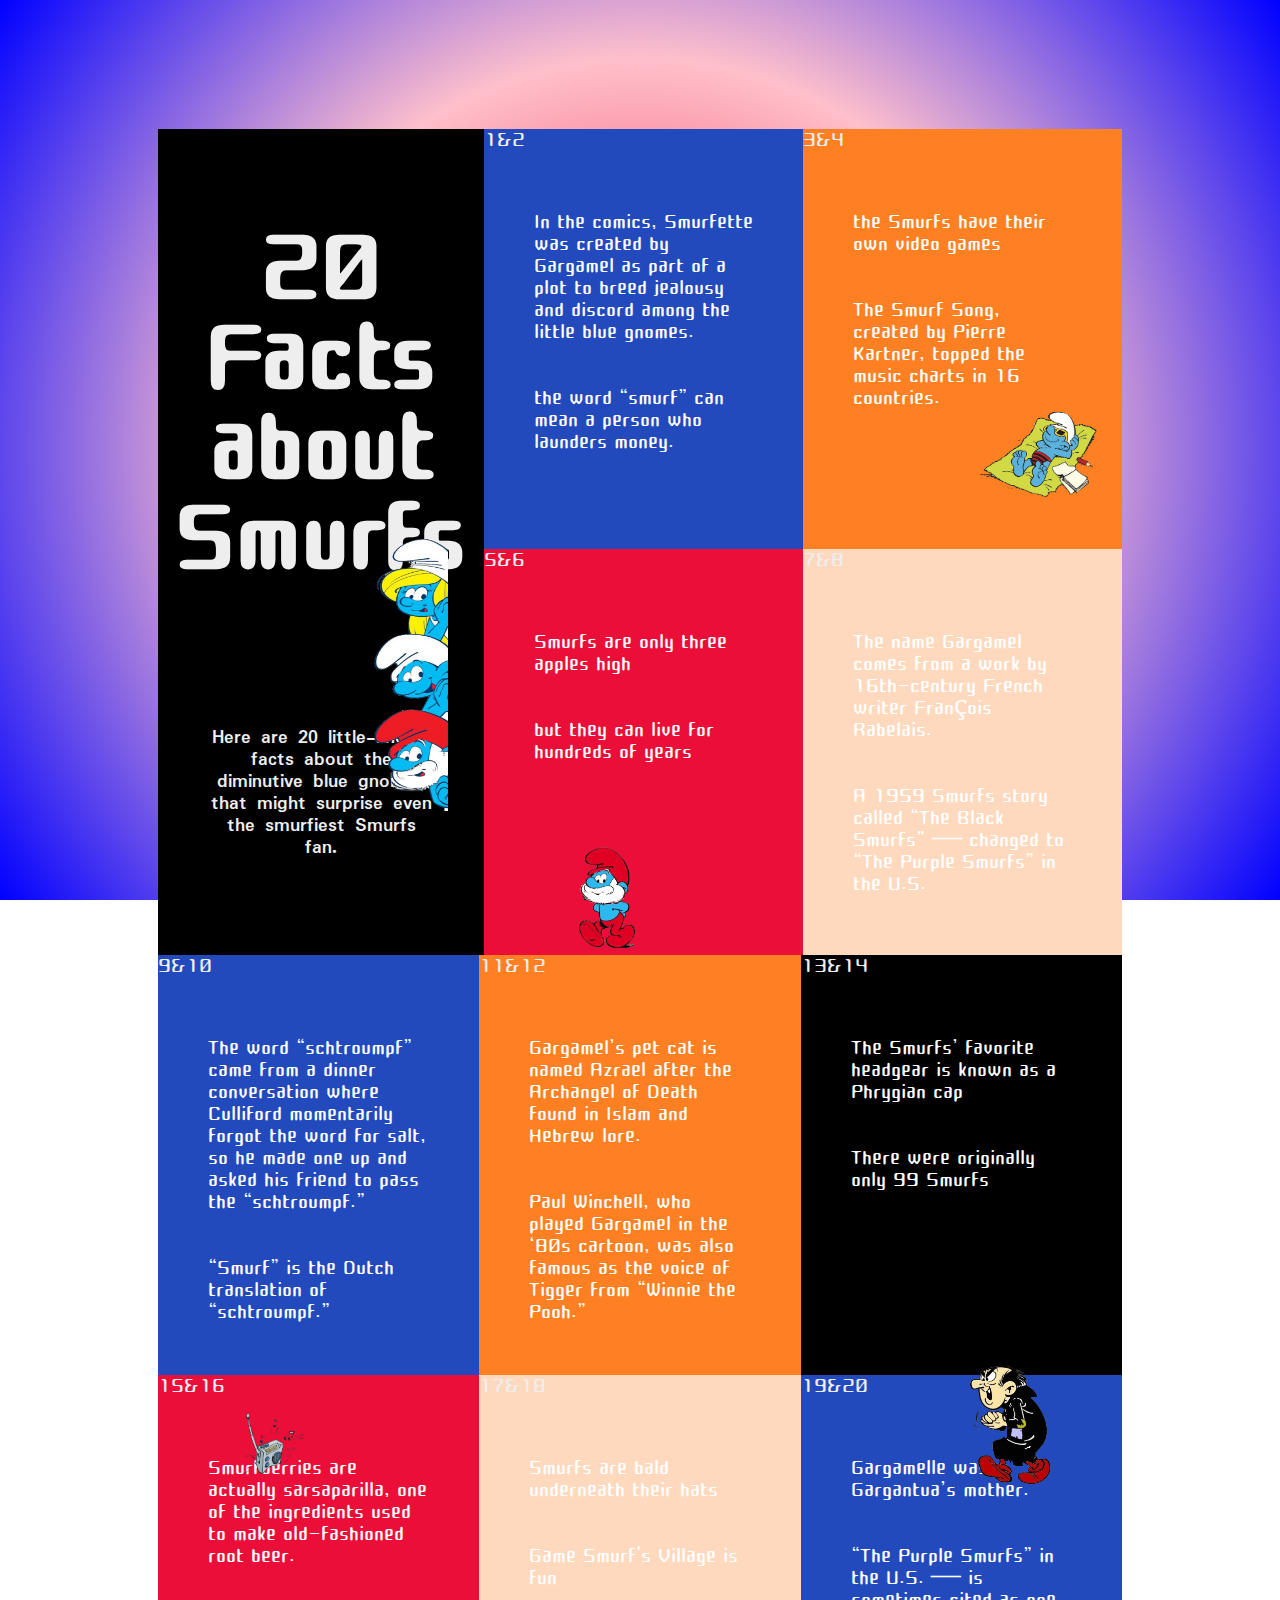
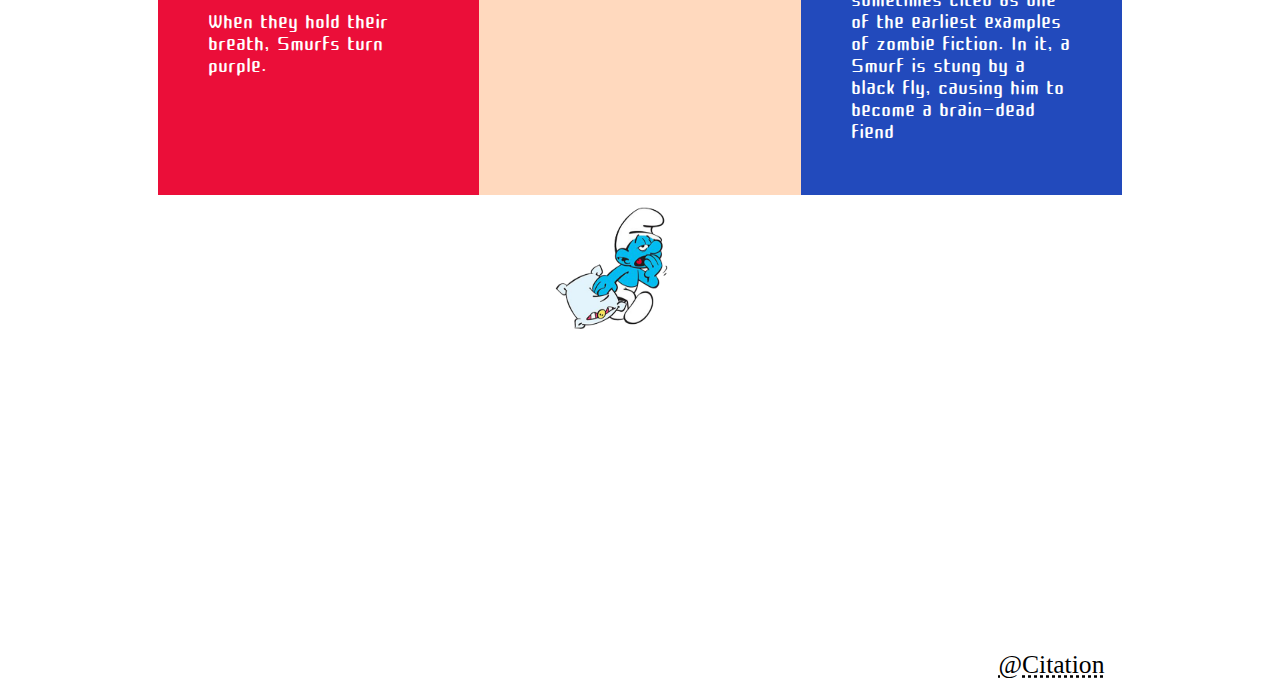
<file: index.html>
<!doctype html>
<html class="no-js" lang="">
<head>
    <meta charset="utf-8">
    <title>20 facts about Smurfs</title>
    <meta name="viewport" content="width=device-width, initial-scale=1">
    <link href="https://fonts.googleapis.com/css2?family=Cute+Font&display=swap" rel="stylesheet">
    <link href="https://fonts.googleapis.com/css2?family=Abril+Fatface&family=Oi&family=Padauk&display=swap" rel="stylesheet"> 
    <link rel="stylesheet" href="css/1.css">
</head>

<body>
    <div class="wrap row">
    <section id="navigation"><h1>20 Facts about Smurfs</h1><h2>Here are 20 little-known facts about the diminutive blue gnomes that might surprise even the smurfiest Smurfs fan.</h2><div class="img0"><img src="img/cover.png" height="280" width="160"></div></section>
    <main id="content">
        <div class="row">
         <div class="block1">
            1&2
            <p>
            In the comics, Smurfette was created by Gargamel as part of a plot to breed jealousy and discord among the little blue gnomes.

            <br/> <br/>
            <br/>
            the word “smurf” can mean a person who launders money.
            </div>

         <div class="block2">
            3&4
            <p>
            the Smurfs have their own video games

            <br/> <br/>
            <br/>
            The Smurf Song, created by Pierre Kartner, topped the music charts in 16 countries.</p>
            <div class="img1"><img src="img/10.png" height="190" width="130"></div>
            </div>

        </div>

        <div class="row">
            <div class="block3">5&6
            <p>
            Smurfs are only three apples high

            <br/> <br/>
            <br/>
            but they can live for hundreds of years
            <div class="img5"><img src="img/12.png" height="170" width="120"></div>
            </div>

        <div class="block4">7&8
            <p>
            The name Gargamel comes from a work by 16th-century French writer François Rabelais.

            <br/> <br/>
            <br/>
            A 1959 Smurfs story called “The Black Smurfs” — changed to “The Purple Smurfs” in the U.S.</p>
        </div>
        </div>
        </main>
      </div>
      
      <div class="wrap1 row">
      <main id="content1">
        <div class="row">
            <div class="block5">9&10
             <p>
            The word “schtroumpf” came from a dinner conversation where Culliford momentarily forgot the word for salt, so he made one up and asked his friend to pass the “schtroumpf.”

            <br/> <br/>
            <br/>
            “Smurf” is the Dutch translation of “schtroumpf.” </p>
        </div>
            <div class="block6">11&12
            <p>
            Gargamel’s pet cat is named Azrael after the Archangel of Death found in Islam and Hebrew lore.

            <br/> <br/>
            <br/>
            Paul Winchell, who played Gargamel in the ‘80s cartoon, was also famous as the voice of Tigger from “Winnie the Pooh.”</p>
            <div class="img3"><img src="img/15.png" height="190" width="130">
            </div>
             </div>

            <div class="block7">13&14
            <p>
            The Smurfs’ favorite headgear is known as a Phrygian cap

            <br/> <br/>
            <br/>
            There were originally only 99 Smurfs</p>
             <div class="img2"><img src="img/11.png" height="130" width="100"></div>
              </div>
        </div>
        <div class="row">
            <div class="block8">15&16
            <p>
            Smurfberries are actually sarsaparilla, one of the ingredients used to make old-fashioned root beer.

            <br/> <br/>
            <br/>
            When they hold their breath, Smurfs turn purple.</p>
            </div>

            <div class="block9">17&18
            <p>
            Smurfs are bald underneath their hats

            <br/> <br/>
            <br/>
            Game Smurf's Village is fun</p>
            <div class="img4"><img src="img/14.png" height="190" width="130"></div>
            </div>

            <div class="block10">19&20
            <p>
            Gargamelle was Gargantua’s mother.
            <br/> <br/>
            <br/>
            “The Purple Smurfs” in the U.S. — is sometimes cited as one of the earliest examples of zombie fiction. In it, a Smurf is stung by a black fly, causing him to become a brain-dead fiend</p>
            </div>
        </div>
        </main>
    </div> 
</body>

<footer>
    <a href="1.html" >@Citation</a>
    <style>
        a{
  font-family: 'cute', serif;
  font-size:1.6rem;
  text-decoration:dotted underline;
  position:absolute;
  left:78%;
  top:250%;
  color:#000;
   -webkit-transition: color 0.2s; 
        transition: color 0.2s; }

        a:hover {
   color: #eb0e39;
   background-color:lightgrey;}
</style>
</footer>
</html>
</file>
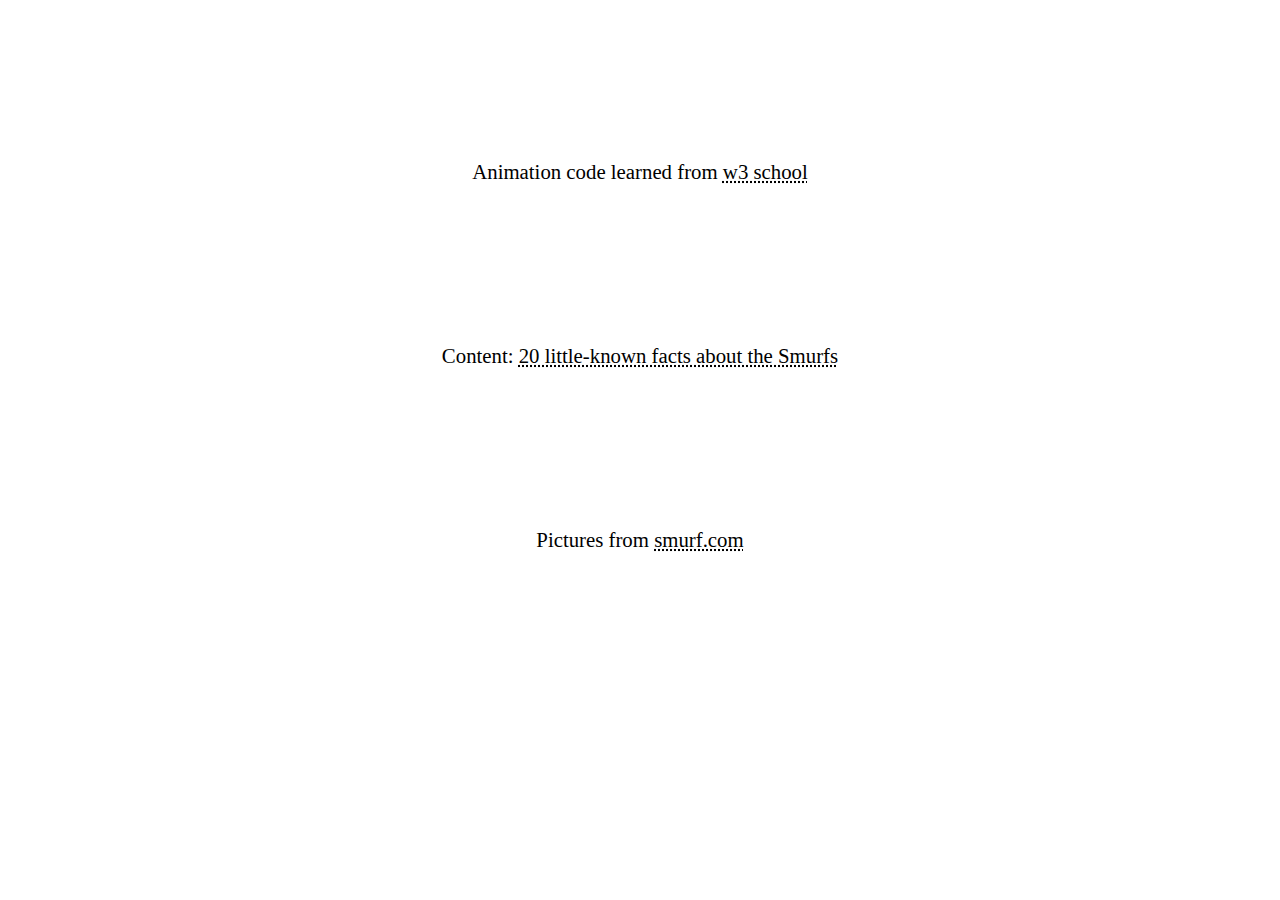
<file: 1.html>
<!doctype html>
<html class="no-js" lang="">
<head>
    <meta charset="utf-8">
    <title>20 facts of Smurfs</title>
    <meta name="description" content="">
    <meta name="viewport" content="width=device-width, initial-scale=1">
    <meta property="og:title" content="">
    <meta property="og:type" content="">
    <meta property="og:url" content="">
    <meta property="og:image" content="">
    <link href="https://fonts.googleapis.com/css2?family=Cute+Font&display=swap" rel="stylesheet">
    <link href="https://fonts.googleapis.com/css2?family=Abril+Fatface&family=Oi&family=Padauk&display=swap" rel="stylesheet"> 


</head>

<body>
    <style>
        body{
          cursor: url(../img/too409.cur), auto;
}
        p{
  text-align: center;
  margin-top:10rem;
  font-family: 'cute', serif;
  font-size:1.3rem;
  color:black;
  cursor: url(../img/too409.cur), auto;

}

        a{
  font-family: 'cute', serif;
  font-size:1.3rem;
  cursor: url(../img/too409.cur), auto;
  text-decoration:dotted underline;
  color:#000;
   -webkit-transition: color 0.2s; 
        transition: color 0.2s; 


}

    a:hover {
        color: #eb0e39;
        background-color:lightgrey;
    }
</style>
    
    <p>Animation code learned from <a href=https://www.w3schools.com>w3 school</a></p>
    <p>Content: <a href=https://www.deseret.com/2013/8/5/20523456/20-little-known-facts-about-the-smurfs>20 little-known facts about the Smurfs </a></p>
    <p>Pictures from <a href=https://www.smurf.com/en/discover/the-smurfs/> smurf.com</p>
</body>



</html>
</file>
<file: css/1.css>
body{
  background-color: white;
  background:no-repeat center center fixed;
  background-repeat: no-repeat;
  background-image: radial-gradient(circle, #eb0e39, pink,blue);
  cursor: url(../img/too409.cur), auto;
}

.wrap {
  margin-top:-1.8rem;
  height: 900px;
  padding:150px;
}

.wrap1{
  padding:150px;
}

#navigation {
  height:845px;
  flex: none;
  width: 326px;
  background: black;
  color: #eee;
  font-size: 70px;
  line-height: 90px;
  text-align: center;
}

#content {
  flex: 1;
  height: 93.9%;
}

#content1 {
  margin-top:-23.4rem;
  flex: 1;
  height: 169%;
}

.row {
  display: flex;  
}

.row > *{
  flex: 1;
}

.img0{
position:absolute;
left:22.5%;
  top:59%;
}

.img1{
  animation-iteration-count: infinite;
  animation-name: float;
  animation-duration: 5s;
  animation-delay:0.7s;
  position:absolute;
  left:76%;
  top:39%;
}

.img5{
  animation-iteration-count: infinite;
  animation-name: float;
  animation-duration: 5s;
  animation-delay:1.5s;
  position:absolute;
  left:43%;
  top:90%;

}

.img2{
  animation-iteration-count: infinite;
  animation-name: float;
  animation-duration: 5s;
  animation-delay:2.5s;
  position:absolute;
  left:75%;
  top:151%;

}

.img3{
  animation-iteration-count: infinite;
  animation-name: float;
  animation-duration: 5s;
  animation-delay:3.5s;
  position:absolute;
  left:17%;
  top:150%;
}

.img4{
  animation-iteration-count: infinite;
  animation-name: float;
  animation-duration: 5s;
  animation-delay:4.5s;
  position:absolute;
  left:43%;
  top:196%;
}


.block1 {
  font-family: 'Cute Font', cursive;
  height: 420px;
  color: #eee;
  font-size: 30px;
  line-height:22px;
  background-color:#224abc;
}

p{
  padding:30px;
  margin-left:20px;
  margin-right:20px;
  color:white;
  cursor: url(../img/too409.cur), auto;

}

h2{
  margin-top:30px;
  font-family: 'Padauk', sans-serif;
  font-size:20px;
  line-height:22px;
  padding:50px;
  cursor: url(../img/too409.cur), auto;
}

h1{
  font-family: 'Cute Font', cursive;
  cursor: url(../img/too409.cur), auto;

}

.block2 {
  font-family: 'Cute Font', cursive;
  height: 420px;
  color: #eee;
  font-size: 30px;
  line-height:22px;
  background-color:#ff8022;
}

.block3 {
  font-family: 'Cute Font', cursive;
  height: 420px;
  color: #eee;
  font-size: 30px;
  line-height:22px;
background-color:#eb0e39;
}

.block4 {
  font-family: 'Cute Font', cursive;
  height: 420px;
  color: #eee;
  font-size: 30px;
  line-height:22px;
background-color:#ffd9be;
s
}

.block5 {
  font-family: 'Cute Font', cursive;
  height: 420px;
  color: #eee;
  font-size: 30px;
  line-height:22px;
background-color:#224abc;
}

.block6 {
  font-family: 'Cute Font', cursive;
  height: 420px;
  color: #eee;
  font-size: 30px;
  line-height:22px;
background-color:#ff8022;
}

.block7 {
  font-family: 'Cute Font', cursive;
  height: 420px;
  color: #eee;
  font-size: 30px;
  line-height:22px;
background-color:black;
}

.block8 {
  font-family: 'Cute Font', cursive;
  height: 420px;
  color: #eee;
  font-size: 30px;
  line-height:22px;
background-color:#eb0e39;
}

.block9 {
  font-family: 'Cute Font', cursive;
  height: 420px;
  color: #eee;
  font-size: 30px;
  line-height:22px;
background-color:#ffd9be;
}

.block10 {
  font-family: 'Cute Font', cursive;
  height: 420px;
  color: #eee;
  font-size: 30px;
  line-height:22px;
background-color:#224abc;
}

@keyframes float {
  0% {
    transform: translatey(0px);
  }
  25% {
    transform: translatey(-20px);
  }
  50% {
    transform: translatey(0px);
  }
  75% {
  transform: translatey(-20px);
  }
  100%{
    transform: translatey(0px);
  }
</file>
